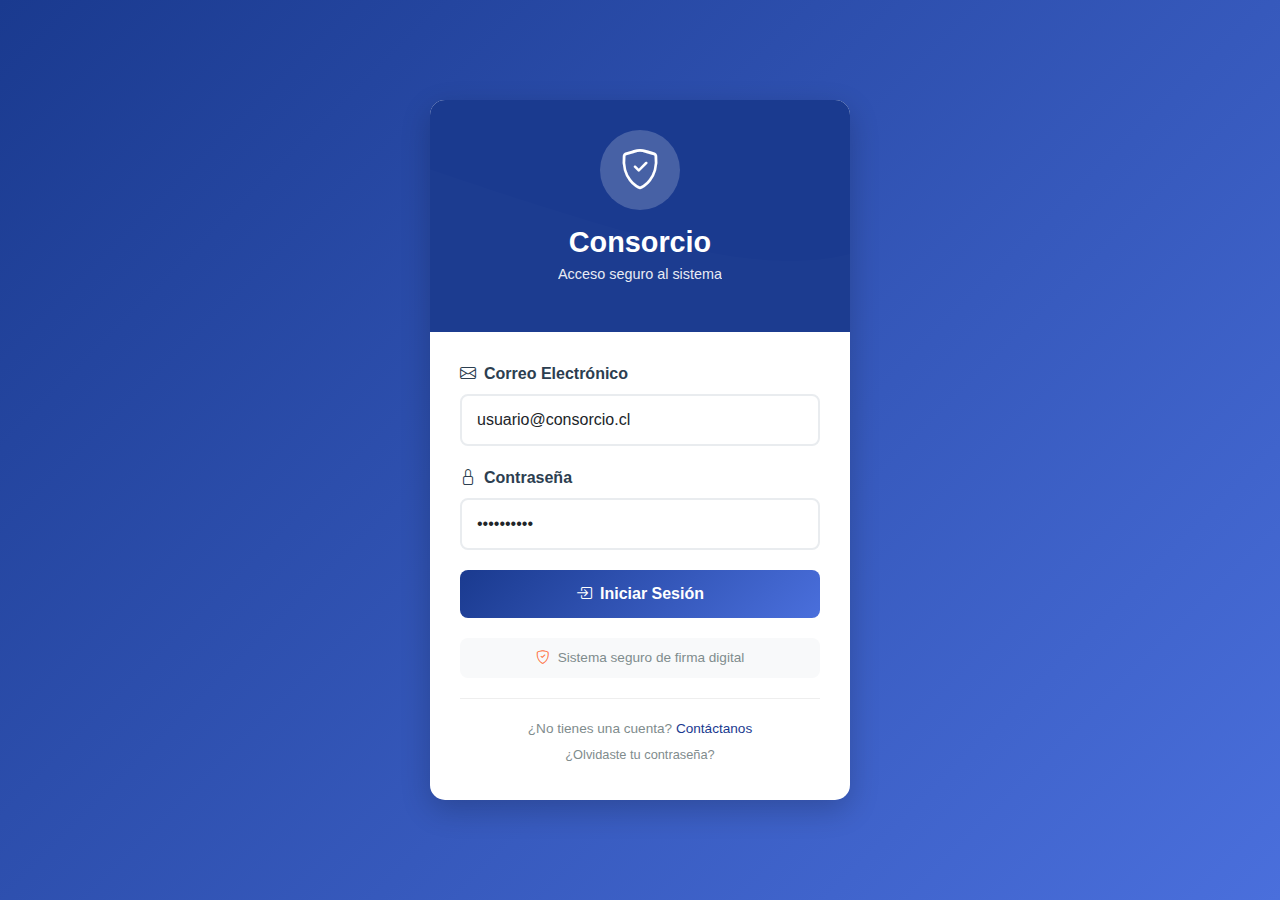
<file: firma-digital.html>
<!DOCTYPE html>
<html lang="es">
<head>
    <meta charset="UTF-8">
    <meta name="viewport" content="width=device-width, initial-scale=1.0">
    <title>Firma Digital - Consorcio</title>
    <link href="https://cdn.jsdelivr.net/npm/bootstrap@5.3.3/dist/css/bootstrap.min.css" rel="stylesheet">
    <link href="https://cdn.jsdelivr.net/npm/bootstrap-icons@1.11.3/font/bootstrap-icons.css" rel="stylesheet">
    <style>
        :root {
            --primary-color: #1a3a8f;
            --secondary-color: #4a6fdc;
            --accent-color: #ff6b35;
            --success-color: #28a745;
            --text-dark: #2c3e50;
            --text-light: #7f8c8d;
            --bg-light: #f8f9fa;
            --shadow: 0 5px 15px rgba(0,0,0,0.1);
            --transition: all 0.3s ease;
        }
        
        * {
            margin: 0;
            padding: 0;
            box-sizing: border-box;
        }
        
        body {
            font-family: 'Segoe UI', Tahoma, Geneva, Verdana, sans-serif;
            background: linear-gradient(135deg, #f8f9fa 0%, #e9ecef 100%);
            min-height: 100vh;
            padding: 20px;
            display: flex;
            align-items: center;
            justify-content: center;
        }
        
        .firma-container {
            width: 100%;
            max-width: 800px;
        }
        
        .firma-card {
            background: white;
            border-radius: 15px;
            box-shadow: 0 10px 30px rgba(0, 0, 0, 0.15);
            overflow: hidden;
            animation: fadeIn 0.8s ease-out;
        }
        
        .firma-header {
            background: linear-gradient(135deg, var(--primary-color) 0%, var(--secondary-color) 100%);
            color: white;
            padding: 30px;
            text-align: center;
            position: relative;
        }
        
        .firma-header::before {
            content: '';
            position: absolute;
            top: 0;
            left: 0;
            right: 0;
            bottom: 0;
            background: url('data:image/svg+xml;utf8,<svg xmlns="http://www.w3.org/2000/svg" viewBox="0 0 1440 320"><path fill="%23ffffff" fill-opacity="0.1" d="M0,96L48,112C96,128,192,160,288,186.7C384,213,480,235,576,213.3C672,192,768,128,864,128C960,128,1056,192,1152,197.3C1248,203,1344,149,1392,122.7L1440,96L1440,320L1392,320C1344,320,1248,320,1152,320C1056,320,960,320,864,320C768,320,672,320,576,320C480,320,384,320,288,320C192,320,96,320,48,320L0,320Z"></path></svg>');
            background-size: cover;
            opacity: 0.1;
        }
        
        .firma-icon {
            width: 80px;
            height: 80px;
            background: rgba(255, 255, 255, 0.2);
            border-radius: 50%;
            display: flex;
            align-items: center;
            justify-content: center;
            margin: 0 auto 15px;
            font-size: 2.5rem;
            backdrop-filter: blur(5px);
        }
        
        .firma-header h2 {
            font-weight: 700;
            margin-bottom: 5px;
            font-size: 1.8rem;
        }
        
        .firma-header p {
            opacity: 0.9;
            font-size: 0.9rem;
        }
        
        .firma-body {
            padding: 30px;
        }
        
        /* Progress Steps */
        .progress-steps {
            display: flex;
            justify-content: space-between;
            margin-bottom: 30px;
            position: relative;
        }
        
        .progress-steps::before {
            content: '';
            position: absolute;
            top: 20px;
            left: 0;
            right: 0;
            height: 3px;
            background: #e9ecef;
            z-index: 1;
        }
        
        .progress-bar {
            position: absolute;
            top: 20px;
            left: 0;
            height: 3px;
            background: var(--success-color);
            z-index: 2;
            transition: var(--transition);
            width: 0%;
        }
        
        .step {
            display: flex;
            flex-direction: column;
            align-items: center;
            position: relative;
            z-index: 3;
        }
        
        .step-number {
            width: 40px;
            height: 40px;
            border-radius: 50%;
            background: #e9ecef;
            display: flex;
            align-items: center;
            justify-content: center;
            font-weight: 600;
            margin-bottom: 8px;
            transition: var(--transition);
        }
        
        .step.active .step-number {
            background: var(--primary-color);
            color: white;
        }
        
        .step.completed .step-number {
            background: var(--success-color);
            color: white;
        }
        
        .step-label {
            font-size: 0.85rem;
            font-weight: 600;
            color: var(--text-light);
            text-align: center;
        }
        
        .step.active .step-label {
            color: var(--primary-color);
        }
        
        .step.completed .step-label {
            color: var(--success-color);
        }
        
        /* User Info Card */
        .user-info {
            border-left: 4px solid var(--primary-color);
            background: #f8f9fa;
            border-radius: 8px;
            margin-bottom: 25px;
        }
        
        .user-info .card-body {
            padding: 15px 20px;
        }
        
        /* Form Styles */
        .form-group {
            margin-bottom: 20px;
        }
        
        .form-label {
            font-weight: 600;
            color: var(--text-dark);
            margin-bottom: 8px;
            display: flex;
            align-items: center;
        }
        
        .form-control {
            border-radius: 8px;
            padding: 12px 15px;
            border: 2px solid #e9ecef;
            transition: var(--transition);
            font-size: 1rem;
        }
        
        .form-control:focus {
            border-color: var(--secondary-color);
            box-shadow: 0 0 0 0.2rem rgba(74, 111, 220, 0.25);
        }
        
        .form-text {
            font-size: 0.85rem;
            color: var(--text-light);
        }
        
        /* Terms and Conditions */
        .terms-card {
            border: 1px solid #e9ecef;
            border-radius: 8px;
            padding: 15px;
            background: #fdfdfd;
            margin-bottom: 25px;
        }
        
        .form-check-label {
            font-size: 0.9rem;
            line-height: 1.5;
        }
        
        .form-check-input:checked {
            background-color: var(--primary-color);
            border-color: var(--primary-color);
        }
        
        /* Buttons */
        .btn-primary {
            background: linear-gradient(135deg, var(--primary-color), var(--secondary-color));
            border: none;
            border-radius: 8px;
            padding: 12px 20px;
            font-weight: 600;
            font-size: 1rem;
            transition: var(--transition);
        }
        
        .btn-primary:hover {
            transform: translateY(-2px);
            box-shadow: 0 5px 15px rgba(26, 58, 143, 0.4);
        }
        
        .btn-outline-primary {
            border: 2px solid var(--primary-color);
            color: var(--primary-color);
            border-radius: 8px;
            padding: 12px 20px;
            font-weight: 600;
            font-size: 1rem;
            transition: var(--transition);
        }
        
        .btn-outline-primary:hover {
            background: var(--primary-color);
            color: white;
        }
        
        .btn-success {
            background: linear-gradient(135deg, var(--success-color), #20c997);
            border: none;
            border-radius: 8px;
            padding: 12px 20px;
            font-weight: 600;
            font-size: 1rem;
            transition: var(--transition);
        }
        
        .btn-success:hover {
            transform: translateY(-2px);
            box-shadow: 0 5px 15px rgba(40, 167, 69, 0.4);
        }
        
        /* Success Section */
        .success-section {
            text-align: center;
            padding: 20px 0;
        }
        
        .success-icon {
            width: 100px;
            height: 100px;
            background: var(--success-color);
            border-radius: 50%;
            display: flex;
            align-items: center;
            justify-content: center;
            margin: 0 auto 20px;
            font-size: 3rem;
            color: white;
        }
        
        .contract-details {
            background: #f8f9fa;
            border-radius: 8px;
            padding: 20px;
            margin: 20px 0;
        }
        
        .badge {
            font-size: 0.8rem;
            padding: 6px 12px;
            border-radius: 20px;
        }
        
        /* WhatsApp Section */
        .whatsapp-section {
            background: linear-gradient(135deg, #25D366, #128C7E);
            color: white;
            border-radius: 8px;
            padding: 20px;
            text-align: center;
            margin: 20px 0;
        }
        
        /* Animations */
        .fade-in {
            animation: fadeIn 0.8s ease-out;
        }
        
        @keyframes fadeIn {
            from {
                opacity: 0;
                transform: translateY(20px);
            }
            to {
                opacity: 1;
                transform: translateY(0);
            }
        }
        
        .spinner {
            animation: spin 1s linear infinite;
        }
        
        @keyframes spin {
            from { transform: rotate(0deg); }
            to { transform: rotate(360deg); }
        }
        
        /* Alert Styles */
        .alert {
            border-radius: 8px;
            border: none;
            padding: 12px 15px;
            margin-bottom: 20px;
            display: flex;
            align-items: center;
        }
        
        .alert-danger {
            background: #f8d7da;
            color: #721c24;
        }
        
        .alert-success {
            background: #d4edda;
            color: #155724;
        }
        
        .btn-close {
            margin-left: auto;
        }
        
        /* Responsive */
        @media (max-width: 768px) {
            .firma-body {
                padding: 20px;
            }
            
            .firma-header {
                padding: 20px;
            }
            
            .firma-icon {
                width: 60px;
                height: 60px;
                font-size: 2rem;
            }
            
            .step-label {
                font-size: 0.75rem;
            }
        }
        
        @media (max-width: 576px) {
            .progress-steps {
                flex-direction: column;
                align-items: flex-start;
            }
            
            .progress-steps::before, .progress-bar {
                display: none;
            }
            
            .step {
                flex-direction: row;
                margin-bottom: 15px;
                width: 100%;
            }
            
            .step-number {
                margin-right: 10px;
                margin-bottom: 0;
            }
        }
    </style>
</head>
<body>
    <div class="firma-container">
        <div class="firma-card fade-in">
            <!-- Header -->
            <div class="firma-header">
                <div class="firma-icon">
                    <i class="bi bi-shield-check"></i>
                </div>
                <h2>Firma Digital</h2>
                <p>Consorcio - Sistema seguro de firma electrónica</p>
            </div>

            <!-- Body -->
            <div class="firma-body">
                <!-- Progress Steps -->
                <div class="progress-steps">
                    <div class="progress-bar" id="progressBar"></div>
                    <div class="step active" id="step1">
                        <div class="step-number">1</div>
                        <div class="step-label">Autenticación</div>
                    </div>
                    <div class="step" id="step2">
                        <div class="step-number">2</div>
                        <div class="step-label">Verificación</div>
                    </div>
                    <div class="step" id="step3">
                        <div class="step-number">3</div>
                        <div class="step-label">Confirmación</div>
                    </div>
                </div>

                <!-- Proceso de Firma -->
                <div id="procesoFirma">
                    <!-- Información del Usuario -->
                    <div class="user-info card">
                        <div class="card-body">
                            <h6 class="card-title text-primary">
                                <i class="bi bi-person-circle me-2"></i>Información de Sesión
                            </h6>
                            <div class="row small">
                                <div class="col-md-6">
                                    <strong>Usuario:</strong><br>
                                    <span id="firmaUsuario" class="text-muted">usuario@consorcio.cl</span>
                                </div>
                                <div class="col-md-6">
                                    <strong>Fecha:</strong><br>
                                    <span id="firmaFecha" class="text-muted"></span>
                                </div>
                            </div>
                        </div>
                    </div>

                    <!-- Formulario de Firma Digital -->
                    <form id="formFirmaDigital">
                        <div class="mb-4">
                            <h5 class="text-center text-primary mb-3">Autenticación de Firma</h5>
                            <p class="text-muted text-center mb-4">
                                Ingresa tus credenciales para firmar digitalmente el contrato
                            </p>
                            
                            <div class="mb-3">
                                <label for="claveUnicaFirma" class="form-label">
                                    <i class="bi bi-key me-2"></i>Clave Única
                                </label>
                                <input type="password" class="form-control" id="claveUnicaFirma" 
                                       placeholder="Ingresa tu Clave Única" required>
                                <div class="form-text">Mínimo 6 caracteres</div>
                            </div>
                            
                            <div class="mb-4">
                                <label for="confirmarClaveFirma" class="form-label">
                                    <i class="bi bi-key-fill me-2"></i>Confirmar Clave Única
                                </label>
                                <input type="password" class="form-control" id="confirmarClaveFirma" 
                                       placeholder="Confirma tu Clave Única" required>
                            </div>
                        </div>

                        <!-- Términos y Condiciones -->
                        <div class="terms-card mb-4">
                            <div class="form-check">
                                <input class="form-check-input" type="checkbox" id="aceptoTerminosFirma" required>
                                <label class="form-check-label" for="aceptoTerminosFirma">
                                    <strong>Declaración de Aceptación:</strong> He leído y acepto todos los términos 
                                    y condiciones del contrato. Reconozco que esta firma digital tiene validez legal 
                                    equivalente a una firma manuscrita según la Ley 19.799.
                                </label>
                            </div>
                        </div>

                        <!-- Botones -->
                        <div class="d-grid gap-3">
                            <button type="submit" class="btn btn-primary btn-lg" id="btnProcesarFirma">
                                <i class="bi bi-pen-fill me-2"></i>Firmar Contrato Digitalmente
                            </button>
                            <a href="index.html#contrato" class="btn btn-outline-primary">
                                <i class="bi bi-arrow-left me-2"></i>Volver al Contrato
                            </a>
                        </div>
                    </form>
                </div>

                <!-- Resultado de Firma Exitosa -->
                <div id="firmaExitosa" class="d-none fade-in">
                    <div class="success-section">
                        <div class="success-icon">
                            <i class="bi bi-check-lg"></i>
                        </div>
                        <h3 class="text-success mb-3">¡Firma Digital Exitosa!</h3>
                        <p class="text-muted mb-4">El contrato ha sido firmado digitalmente con éxito.</p>
                        
                        <!-- Detalles de la Firma -->
                        <div class="contract-details">
                            <h6 class="text-primary mb-3">
                                <i class="bi bi-file-earmark-text me-2"></i>Detalles del Contrato Firmado
                            </h6>
                            <div class="row text-start">
                                <div class="col-md-6 mb-2">
                                    <strong>Usuario:</strong><br>
                                    <span id="firmaExitosaUsuario" class="text-muted"></span>
                                </div>
                                <div class="col-md-6 mb-2">
                                    <strong>Fecha y Hora:</strong><br>
                                    <span id="firmaExitosaFecha" class="text-muted"></span>
                                </div>
                                <div class="col-md-6 mb-2">
                                    <strong>Número de Contrato:</strong><br>
                                    <span class="text-primary">CON-<span id="numeroContrato"></span></span>
                                </div>
                                <div class="col-md-6 mb-2">
                                    <strong>Estado:</strong><br>
                                    <span class="badge bg-success">FIRMADO DIGITALMENTE</span>
                                </div>
                            </div>
                        </div>

                        <!-- WhatsApp Verification - ENLACE ACTUALIZADO -->
                        <div class="whatsapp-section">
                            <p class="mb-3">Para verificar la firma, contacta a nuestro equipo:</p>
                            <a href="https://wa.link/gpk900" 
                               class="btn btn-light btn-lg" target="_blank" id="btnWhatsApp">
                                <i class="bi bi-whatsapp me-2"></i>Verificar Firma por WhatsApp
                            </a>
                        </div>

                        <div class="d-grid mt-4">
                            <a href="index.html" class="btn btn-primary">
                                <i class="bi bi-house me-2"></i>Volver al Inicio
                            </a>
                        </div>
                    </div>
                </div>
            </div>
        </div>
    </div>

    <script>
        document.addEventListener('DOMContentLoaded', function() {
            // Verificar sesión
            const sesionIniciada = localStorage.getItem('sesionIniciada');
            if (sesionIniciada !== 'true') {
                window.location.href = 'login.html';
                return;
            }

            // Mostrar información del usuario
            const usuario = localStorage.getItem('usuario') || 'usuario@consorcio.cl';
            document.getElementById('firmaUsuario').textContent = usuario;
            document.getElementById('firmaExitosaUsuario').textContent = usuario;

            // Mostrar fecha actual
            const ahora = new Date();
            const fechaFormateada = ahora.toLocaleDateString('es-CL', { 
                year: 'numeric', 
                month: 'long', 
                day: 'numeric' 
            }) + ' ' + ahora.toLocaleTimeString('es-CL', { 
                hour: '2-digit', 
                minute: '2-digit' 
            });
            
            document.getElementById('firmaFecha').textContent = fechaFormateada;
            document.getElementById('firmaExitosaFecha').textContent = fechaFormateada;

            // Generar número de contrato aleatorio
            const numeroContrato = Math.floor(100000 + Math.random() * 900000);
            document.getElementById('numeroContrato').textContent = numeroContrato;

            // Configurar WhatsApp con el enlace proporcionado
            const btnWhatsApp = document.getElementById('btnWhatsApp');
            // Ya está configurado con el href correcto en el HTML

            // Manejar envío del formulario
            const formFirma = document.getElementById('formFirmaDigital');
            formFirma.addEventListener('submit', function(e) {
                e.preventDefault();

                const claveUnica = document.getElementById('claveUnicaFirma').value;
                const confirmarClave = document.getElementById('confirmarClaveFirma').value;

                // Validaciones
                if (claveUnica !== confirmarClave) {
                    mostrarAlerta('Las claves únicas no coinciden. Por favor, verifica tu entrada.', 'error');
                    return;
                }

                if (claveUnica.length < 6) {
                    mostrarAlerta('La clave única debe tener al menos 6 caracteres.', 'error');
                    return;
                }

                if (!document.getElementById('aceptoTerminosFirma').checked) {
                    mostrarAlerta('Debes aceptar los términos y condiciones para continuar.', 'error');
                    return;
                }

                // Simular proceso de firma
                const btnFirma = document.getElementById('btnProcesarFirma');
                const textoOriginal = btnFirma.innerHTML;
                
                btnFirma.innerHTML = '<i class="bi bi-hourglass-split spinner me-2"></i>Procesando firma...';
                btnFirma.disabled = true;

                // Actualizar progreso
                actualizarProgreso(33);

                // Simular delay de verificación
                setTimeout(function() {
                    actualizarProgreso(66);
                    
                    // Simular delay de confirmación
                    setTimeout(function() {
                        actualizarProgreso(100);
                        
                        // Actualizar steps
                        document.getElementById('step1').classList.add('completed');
                        document.getElementById('step2').classList.add('completed', 'active');
                        
                        setTimeout(function() {
                            document.getElementById('step2').classList.remove('active');
                            document.getElementById('step3').classList.add('completed', 'active');
                            
                            // Mostrar resultado exitoso
                            document.getElementById('procesoFirma').classList.add('d-none');
                            document.getElementById('firmaExitosa').classList.remove('d-none');

                            // Guardar estado de firma en localStorage
                            localStorage.setItem('contratoFirmado', 'true');
                            localStorage.setItem('numeroContrato', numeroContrato.toString());
                            localStorage.setItem('fechaFirma', ahora.toISOString());
                        }, 500);
                    }, 1000);
                }, 1500);
            });

            function actualizarProgreso(porcentaje) {
                document.getElementById('progressBar').style.width = porcentaje + '%';
            }

            function mostrarAlerta(mensaje, tipo) {
                // Remover alertas anteriores
                const alertasAnteriores = document.querySelectorAll('.alert-dismissible');
                alertasAnteriores.forEach(alerta => alerta.remove());

                const alerta = document.createElement('div');
                alerta.className = `alert alert-${tipo === 'error' ? 'danger' : 'success'} alert-dismissible fade show`;
                alerta.innerHTML = `
                    <i class="bi bi-${tipo === 'error' ? 'exclamation-triangle' : 'check-circle'} me-2"></i>
                    ${mensaje}
                    <button type="button" class="btn-close" onclick="this.parentElement.remove()"></button>
                `;
                document.querySelector('.firma-body').insertBefore(alerta, document.getElementById('procesoFirma'));
                
                setTimeout(() => {
                    if (alerta.parentNode) {
                        alerta.remove();
                    }
                }, 5000);
            }
        });
    </script>
</body>
</html>
</file>
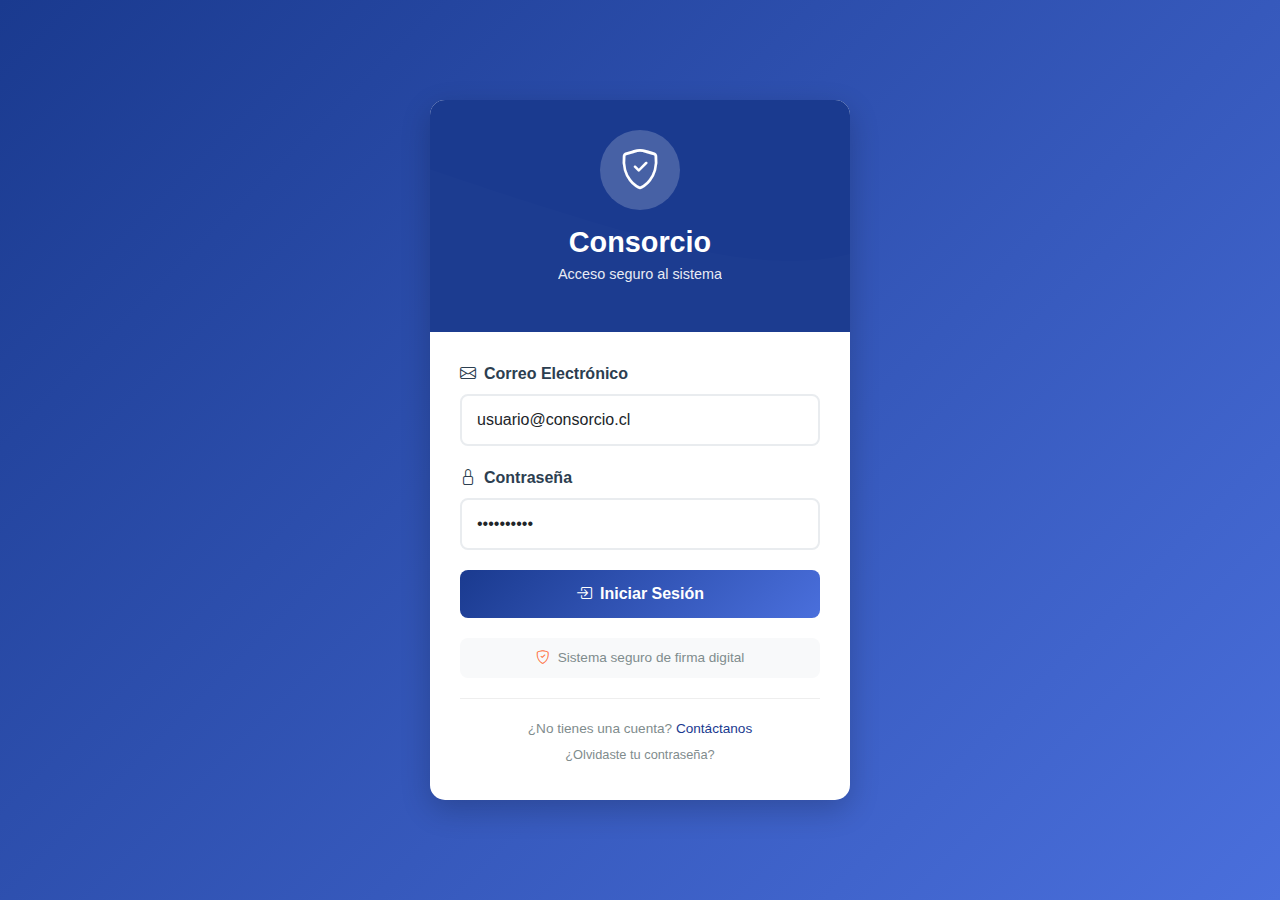
<file: login.html>
<!DOCTYPE html>
<html lang="es">
<head>
    <meta charset="UTF-8">
    <meta name="viewport" content="width=device-width, initial-scale=1.0">
    <title>Iniciar Sesión - Consorcio</title>
    <link href="https://cdn.jsdelivr.net/npm/bootstrap@5.3.3/dist/css/bootstrap.min.css" rel="stylesheet">
    <link href="https://cdn.jsdelivr.net/npm/bootstrap-icons@1.11.3/font/bootstrap-icons.css" rel="stylesheet">
    <style>
        :root {
            --primary-color: #1a3a8f;
            --secondary-color: #4a6fdc;
            --accent-color: #ff6b35;
            --text-dark: #2c3e50;
            --text-light: #7f8c8d;
            --bg-light: #f8f9fa;
            --shadow: 0 5px 15px rgba(0,0,0,0.1);
            --transition: all 0.3s ease;
        }
        
        * {
            margin: 0;
            padding: 0;
            box-sizing: border-box;
        }
        
        body {
            font-family: 'Segoe UI', Tahoma, Geneva, Verdana, sans-serif;
            background: linear-gradient(135deg, #1a3a8f 0%, #4a6fdc 100%);
            min-height: 100vh;
            display: flex;
            align-items: center;
            justify-content: center;
            padding: 20px;
        }
        
        .login-container {
            width: 100%;
            max-width: 420px;
        }
        
        .login-card {
            background: white;
            border-radius: 15px;
            box-shadow: 0 10px 30px rgba(0, 0, 0, 0.2);
            overflow: hidden;
            animation: fadeIn 0.8s ease-out;
        }
        
        .login-header {
            background: var(--primary-color);
            color: white;
            padding: 30px;
            text-align: center;
            position: relative;
        }
        
        .login-header::before {
            content: '';
            position: absolute;
            top: 0;
            left: 0;
            right: 0;
            bottom: 0;
            background: url('data:image/svg+xml;utf8,<svg xmlns="http://www.w3.org/2000/svg" viewBox="0 0 1440 320"><path fill="%23ffffff" fill-opacity="0.1" d="M0,96L48,112C96,128,192,160,288,186.7C384,213,480,235,576,213.3C672,192,768,128,864,128C960,128,1056,192,1152,197.3C1248,203,1344,149,1392,122.7L1440,96L1440,320L1392,320C1344,320,1248,320,1152,320C1056,320,960,320,864,320C768,320,672,320,576,320C480,320,384,320,288,320C192,320,96,320,48,320L0,320Z"></path></svg>');
            background-size: cover;
            opacity: 0.1;
        }
        
        .logo {
            width: 80px;
            height: 80px;
            background: rgba(255, 255, 255, 0.2);
            border-radius: 50%;
            display: flex;
            align-items: center;
            justify-content: center;
            margin: 0 auto 15px;
            font-size: 2.5rem;
            backdrop-filter: blur(5px);
        }
        
        .login-header h1 {
            font-weight: 700;
            margin-bottom: 5px;
            font-size: 1.8rem;
        }
        
        .login-header p {
            opacity: 0.9;
            font-size: 0.9rem;
        }
        
        .login-body {
            padding: 30px;
        }
        
        .form-group {
            margin-bottom: 20px;
        }
        
        .form-label {
            font-weight: 600;
            color: var(--text-dark);
            margin-bottom: 8px;
            display: flex;
            align-items: center;
        }
        
        .form-control {
            border-radius: 8px;
            padding: 12px 15px;
            border: 2px solid #e9ecef;
            transition: var(--transition);
            font-size: 1rem;
        }
        
        .form-control:focus {
            border-color: var(--secondary-color);
            box-shadow: 0 0 0 0.2rem rgba(74, 111, 220, 0.25);
        }
        
        .btn-login {
            background: linear-gradient(135deg, var(--primary-color), var(--secondary-color));
            color: white;
            border: none;
            border-radius: 8px;
            padding: 12px 20px;
            font-weight: 600;
            font-size: 1rem;
            width: 100%;
            transition: var(--transition);
            display: flex;
            align-items: center;
            justify-content: center;
            margin-top: 10px;
        }
        
        .btn-login:hover {
            transform: translateY(-2px);
            box-shadow: 0 5px 15px rgba(26, 58, 143, 0.4);
        }
        
        .btn-login:active {
            transform: translateY(0);
        }
        
        .login-footer {
            text-align: center;
            margin-top: 20px;
            padding-top: 20px;
            border-top: 1px solid #eee;
        }
        
        .login-footer p {
            color: var(--text-light);
            font-size: 0.85rem;
            margin-bottom: 5px;
        }
        
        .security-info {
            display: flex;
            align-items: center;
            justify-content: center;
            background: #f8f9fa;
            padding: 10px;
            border-radius: 8px;
            margin-top: 20px;
            font-size: 0.85rem;
            color: var(--text-light);
        }
        
        .security-info i {
            color: var(--accent-color);
            margin-right: 8px;
        }
        
        .fade-in {
            animation: fadeIn 0.8s ease-out;
        }
        
        @keyframes fadeIn {
            from {
                opacity: 0;
                transform: translateY(20px);
            }
            to {
                opacity: 1;
                transform: translateY(0);
            }
        }
        
        .alert {
            border-radius: 8px;
            border: none;
            padding: 12px 15px;
            margin-bottom: 20px;
            display: flex;
            align-items: center;
        }
        
        .alert-success {
            background: #d4edda;
            color: #155724;
        }
        
        .btn-close {
            margin-left: auto;
        }
        
        /* Responsive */
        @media (max-width: 480px) {
            .login-body {
                padding: 20px;
            }
            
            .login-header {
                padding: 20px;
            }
            
            .logo {
                width: 60px;
                height: 60px;
                font-size: 2rem;
            }
        }
    </style>
</head>
<body>
    <div class="login-container">
        <div class="login-card fade-in">
            <div class="login-header">
                <div class="logo">
                    <i class="bi bi-shield-check"></i>
                </div>
                <h1>Consorcio</h1>
                <p>Acceso seguro al sistema</p>
            </div>
            
            <div class="login-body">
                <div id="alertMessage" class="alert" style="display: none;"></div>
                
                <form id="loginForm">
                    <div class="form-group">
                        <label for="email" class="form-label">
                            <i class="bi bi-envelope me-2"></i>Correo Electrónico
                        </label>
                        <input type="email" class="form-control" id="email" 
                               placeholder="ejemplo@correo.com" required>
                    </div>
                    
                    <div class="form-group">
                        <label for="password" class="form-label">
                            <i class="bi bi-lock me-2"></i>Contraseña
                        </label>
                        <input type="password" class="form-control" id="password" 
                               placeholder="Ingresa tu contraseña" required>
                    </div>
                    
                    <button type="submit" class="btn-login">
                        <i class="bi bi-box-arrow-in-right me-2"></i> Iniciar Sesión
                    </button>
                </form>

                <div class="security-info">
                    <i class="bi bi-shield-check"></i>
                    <span>Sistema seguro de firma digital</span>
                </div>
                
                <div class="login-footer">
                    <p>¿No tienes una cuenta? <a href="#" style="color: var(--primary-color); text-decoration: none;">Contáctanos</a></p>
                    <p><a href="#" style="color: var(--text-light); text-decoration: none; font-size: 0.8rem;">¿Olvidaste tu contraseña?</a></p>
                </div>
            </div>
        </div>
    </div>

    <script>
        document.addEventListener('DOMContentLoaded', function() {
            const loginForm = document.getElementById('loginForm');
            const alertMessage = document.getElementById('alertMessage');
            
            // Función para mostrar alertas
            function showAlert(message, type) {
                alertMessage.innerHTML = `
                    <i class="bi bi-${type === 'success' ? 'check-circle' : 'exclamation-triangle'} me-2"></i>
                    ${message}
                    <button type="button" class="btn-close" onclick="this.parentElement.style.display='none'"></button>
                `;
                alertMessage.className = `alert alert-${type} alert-dismissible fade show`;
                alertMessage.style.display = 'flex';
                
                // Ocultar automáticamente después de 3 segundos
                setTimeout(() => {
                    alertMessage.style.display = 'none';
                }, 3000);
            }
            
            // Manejo del envío del formulario
            loginForm.addEventListener('submit', function(e) {
                e.preventDefault();
                
                // Obtener valores del formulario
                const email = document.getElementById('email').value;
                const password = document.getElementById('password').value;
                
                // Validación básica
                if (!email || !password) {
                    showAlert('Por favor, completa todos los campos', 'danger');
                    return;
                }
                
                // Simular proceso de autenticación
                const submitBtn = loginForm.querySelector('button[type="submit"]');
                const originalText = submitBtn.innerHTML;
                
                // Cambiar texto del botón y deshabilitar
                submitBtn.innerHTML = '<i class="bi bi-arrow-repeat spinner me-2"></i> Verificando...';
                submitBtn.disabled = true;
                
                // Simular tiempo de verificación
                setTimeout(function() {
                    // ACCESO LIBRE - cualquier credencial es válida
                    const userEmail = email || 'usuario@consorcio.cl';
                    
                    // Guardar en localStorage
                    localStorage.setItem('sesionIniciada', 'true');
                    localStorage.setItem('usuario', userEmail);
                    
                    // Mostrar mensaje de éxito
                    showAlert('¡Sesión iniciada correctamente!', 'success');
                    
                    // Restaurar botón
                    submitBtn.innerHTML = originalText;
                    submitBtn.disabled = false;
                    
                    // Redirigir después de un breve retraso
                    setTimeout(function() {
                        window.location.href = 'index.html';
                    }, 1500);
                }, 1000);
            });
            
            // Efecto de carga en el botón
            const style = document.createElement('style');
            style.innerHTML = `
                .spinner {
                    animation: spin 1s linear infinite;
                }
                
                @keyframes spin {
                    from { transform: rotate(0deg); }
                    to { transform: rotate(360deg); }
                }
            `;
            document.head.appendChild(style);
            
            // Rellenar automáticamente con datos de ejemplo (opcional)
            document.getElementById('email').value = 'usuario@consorcio.cl';
            document.getElementById('password').value = 'contraseña';
        });
    </script>
</body>
</html>
</file>
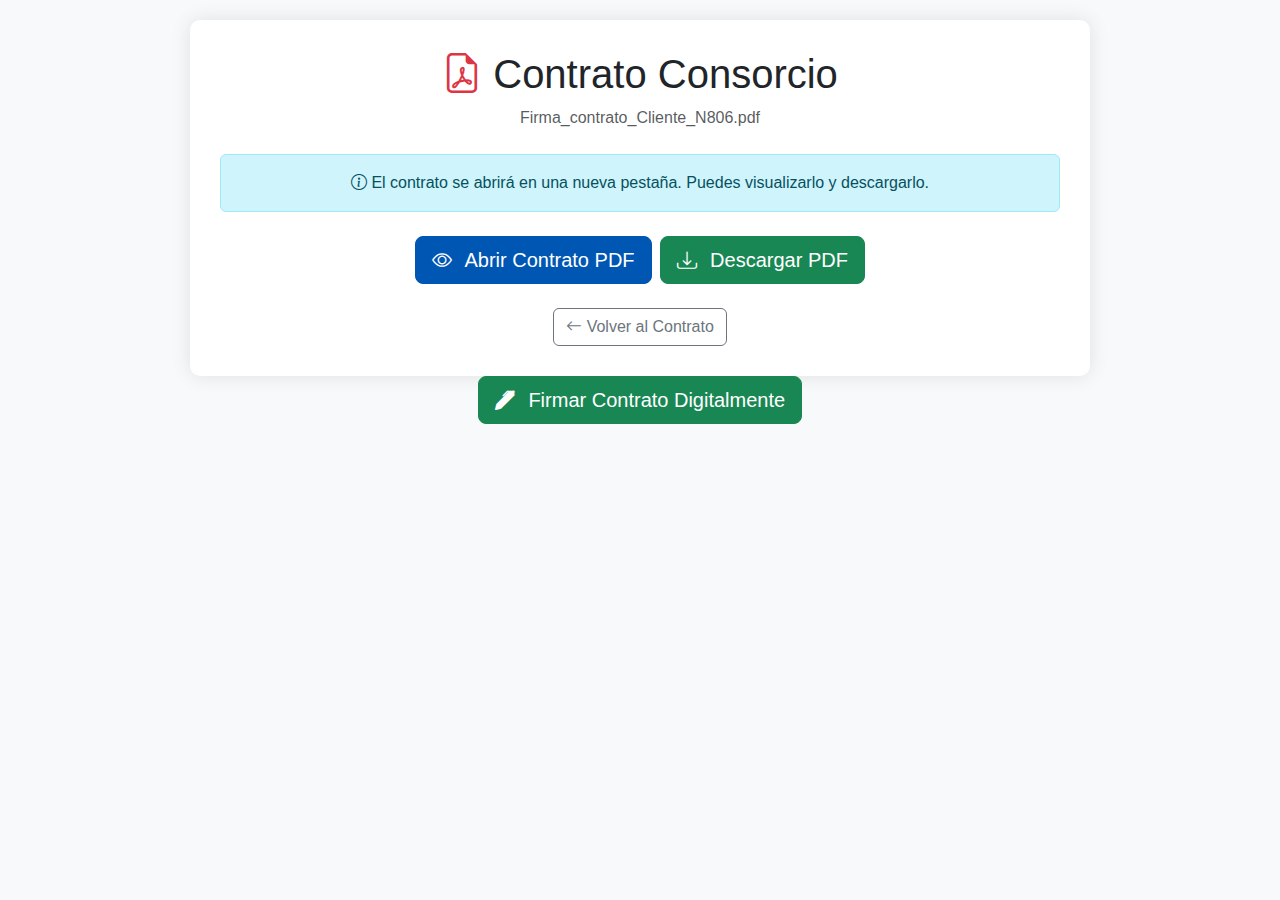
<file: ver-pdf.html>
<!DOCTYPE html>
<html lang="es">
<head>
    <meta charset="UTF-8">
    <meta name="viewport" content="width=device-width, initial-scale=1.0">
    <title>Ver Contrato - Consorcio</title>
    <link href="https://cdn.jsdelivr.net/npm/bootstrap@5.3.3/dist/css/bootstrap.min.css" rel="stylesheet">
    <link href="https://cdn.jsdelivr.net/npm/bootstrap-icons@1.11.3/font/bootstrap-icons.css" rel="stylesheet">
    <style>
        body {
            font-family: Arial, sans-serif;
            background-color: #f8f9fa;
            padding: 20px;
        }
        .pdf-container {
            max-width: 900px;
            margin: 0 auto;
            background: white;
            border-radius: 10px;
            box-shadow: 0 0 20px rgba(0,0,0,0.1);
            padding: 30px;
        }
        .btn-primary {
            background-color: #0056b3;
            border-color: #0056b3;
        }
    </style>
</head>
<body>
    <div class="pdf-container">
        <div class="text-center mb-4">
            <h1><i class="bi bi-file-earmark-pdf text-danger"></i> Contrato Consorcio</h1>
            <p class="text-muted">Firma_contrato_Cliente_N806.pdf</p>
        </div>
        
        <div class="text-center mb-4">
            <div class="alert alert-info">
                <i class="bi bi-info-circle"></i> 
                El contrato se abrirá en una nueva pestaña. Puedes visualizarlo y descargarlo.
            </div>
        </div>
        
        <div class="d-grid gap-2 d-md-flex justify-content-md-center mb-4">
            <a href="assets/img/Firma_contrato_Cliente_N806.pdf" target="_blank" class="btn btn-primary btn-lg">
                <i class="bi bi-eye me-2"></i> Abrir Contrato PDF
            </a>
            <a href="assets/img/Firma_contrato_Cliente_N806.pdf" download class="btn btn-success btn-lg">
                <i class="bi bi-download me-2"></i> Descargar PDF
            </a>
        </div>
        
        <div class="text-center">
            <a href="index.html#contrato" class="btn btn-outline-secondary">
                <i class="bi bi-arrow-left"></i> Volver al Contrato
            </a>
        </div>
    </div>

    <div class="d-grid gap-2 d-md-flex justify-content-md-center mb-4">
    <a href="firma-digital.html" class="btn btn-success btn-lg">
        <i class="bi bi-pen-fill me-2"></i> Firmar Contrato Digitalmente
    </a>
</div>
</body>
</html>
</file>
